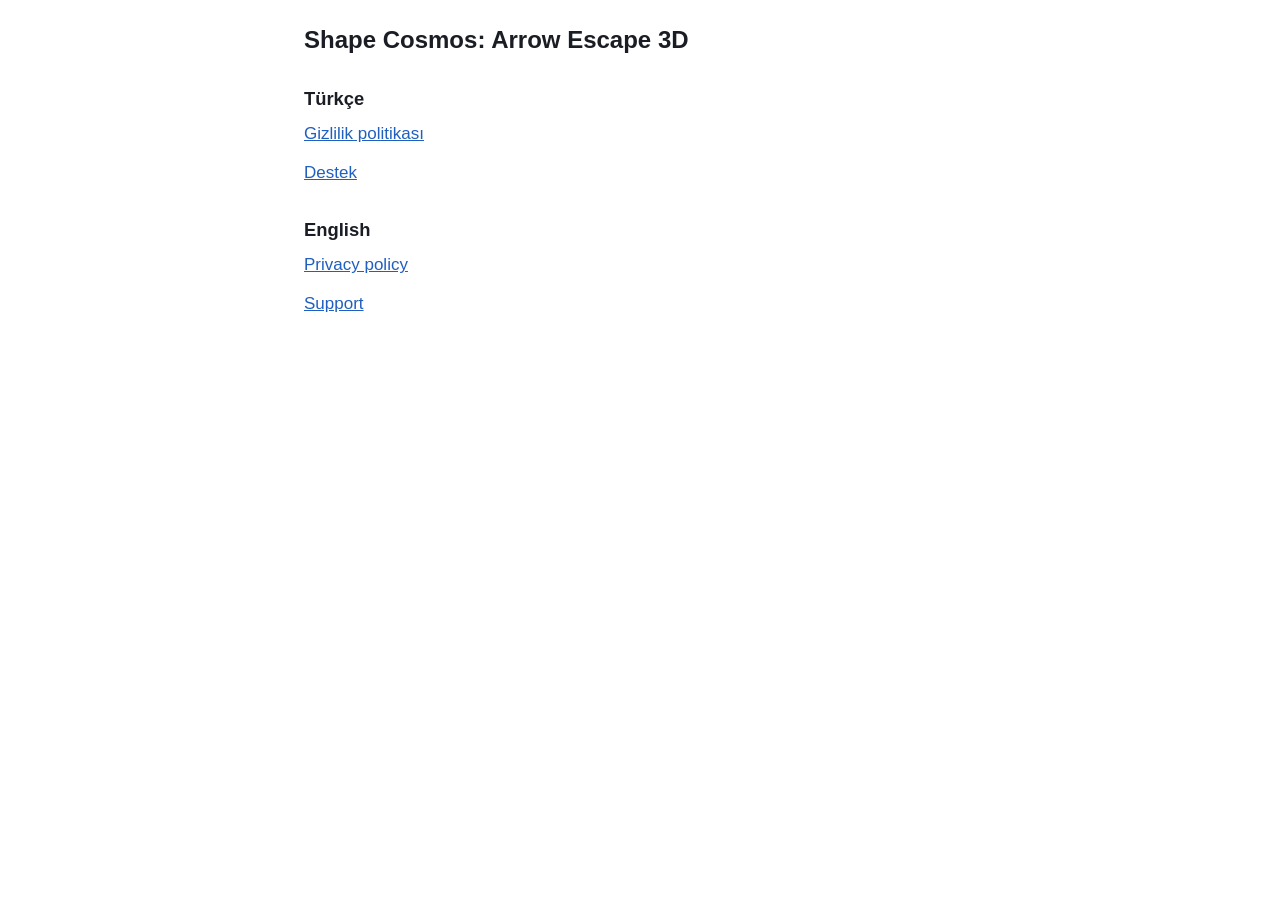
<file: index.html>
<!doctype html>
<html lang="tr">
<head>
<meta charset="utf-8">
<meta name="viewport" content="width=device-width, initial-scale=1">
<title>Shape Cosmos: Arrow Escape 3D</title>
<link rel="stylesheet" href="style.css">
</head>
<body>
<main>
<h1>Shape Cosmos: Arrow Escape 3D</h1>
<h2>Türkçe</h2>
<ul class="choices">
  <li><a href="gizlilik.html">Gizlilik politikası</a></li>
  <li><a href="destek.html">Destek</a></li>
</ul>
<h2 lang="en">English</h2>
<ul class="choices" lang="en">
  <li><a href="privacy.html">Privacy policy</a></li>
  <li><a href="support.html">Support</a></li>
</ul>
</main>
</body>
</html>
</file>
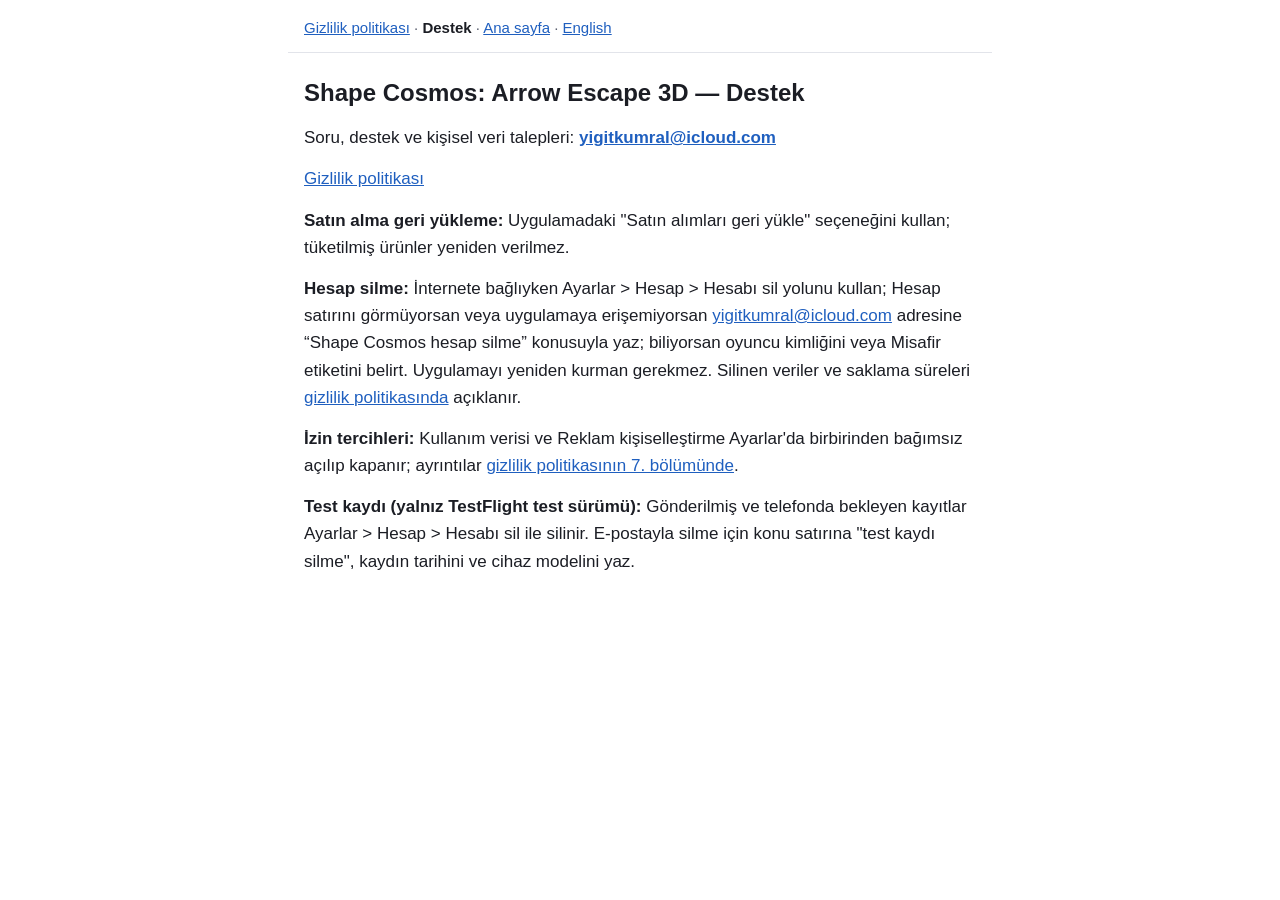
<file: destek.html>
<!doctype html>
<html lang="tr">
<head>
<meta charset="utf-8">
<meta name="viewport" content="width=device-width, initial-scale=1">
<title>Shape Cosmos: Arrow Escape 3D — Destek</title>
<link rel="stylesheet" href="style.css">
</head>
<body>
<header><nav><a href="gizlilik.html">Gizlilik politikası</a> · <a href="destek.html" aria-current="page">Destek</a> · <a href="index.html">Ana sayfa</a> · <a href="support.html">English</a></nav></header>
<main>
<h1>Shape Cosmos: Arrow Escape 3D — Destek</h1>
<p>Soru, destek ve kişisel veri talepleri: <strong><a href="mailto:yigitkumral@icloud.com" class="email">yigitkumral@icloud.com</a></strong></p>
<p><a href="https://yigitkumral.github.io/shapecosmos-legal/gizlilik.html">Gizlilik politikası</a></p>
<p><strong>Satın alma geri yükleme:</strong> Uygulamadaki "Satın alımları geri yükle" seçeneğini kullan; tüketilmiş ürünler yeniden verilmez.</p>
<p><strong>Hesap silme:</strong> İnternete bağlıyken Ayarlar &gt; Hesap &gt; Hesabı sil yolunu kullan; Hesap satırını görmüyorsan veya uygulamaya erişemiyorsan <a href="mailto:yigitkumral@icloud.com" class="email">yigitkumral@icloud.com</a> adresine “Shape Cosmos hesap silme” konusuyla yaz; biliyorsan oyuncu kimliğini veya Misafir etiketini belirt. Uygulamayı yeniden kurman gerekmez. Silinen veriler ve saklama süreleri <a href="https://yigitkumral.github.io/shapecosmos-legal/gizlilik.html#hesap-silme">gizlilik politikasında</a> açıklanır.</p>
<p><strong>İzin tercihleri:</strong> Kullanım verisi ve Reklam kişiselleştirme Ayarlar'da birbirinden bağımsız açılıp kapanır; ayrıntılar <a href="https://yigitkumral.github.io/shapecosmos-legal/gizlilik.html#tercihler">gizlilik politikasının 7. bölümünde</a>.</p>
<p><strong>Test kaydı (yalnız TestFlight test sürümü):</strong> Gönderilmiş ve telefonda bekleyen kayıtlar Ayarlar &gt; Hesap &gt; Hesabı sil ile silinir. E-postayla silme için konu satırına "test kaydı silme", kaydın tarihini ve cihaz modelini yaz.</p>
</main>
</body>
</html>
</file>
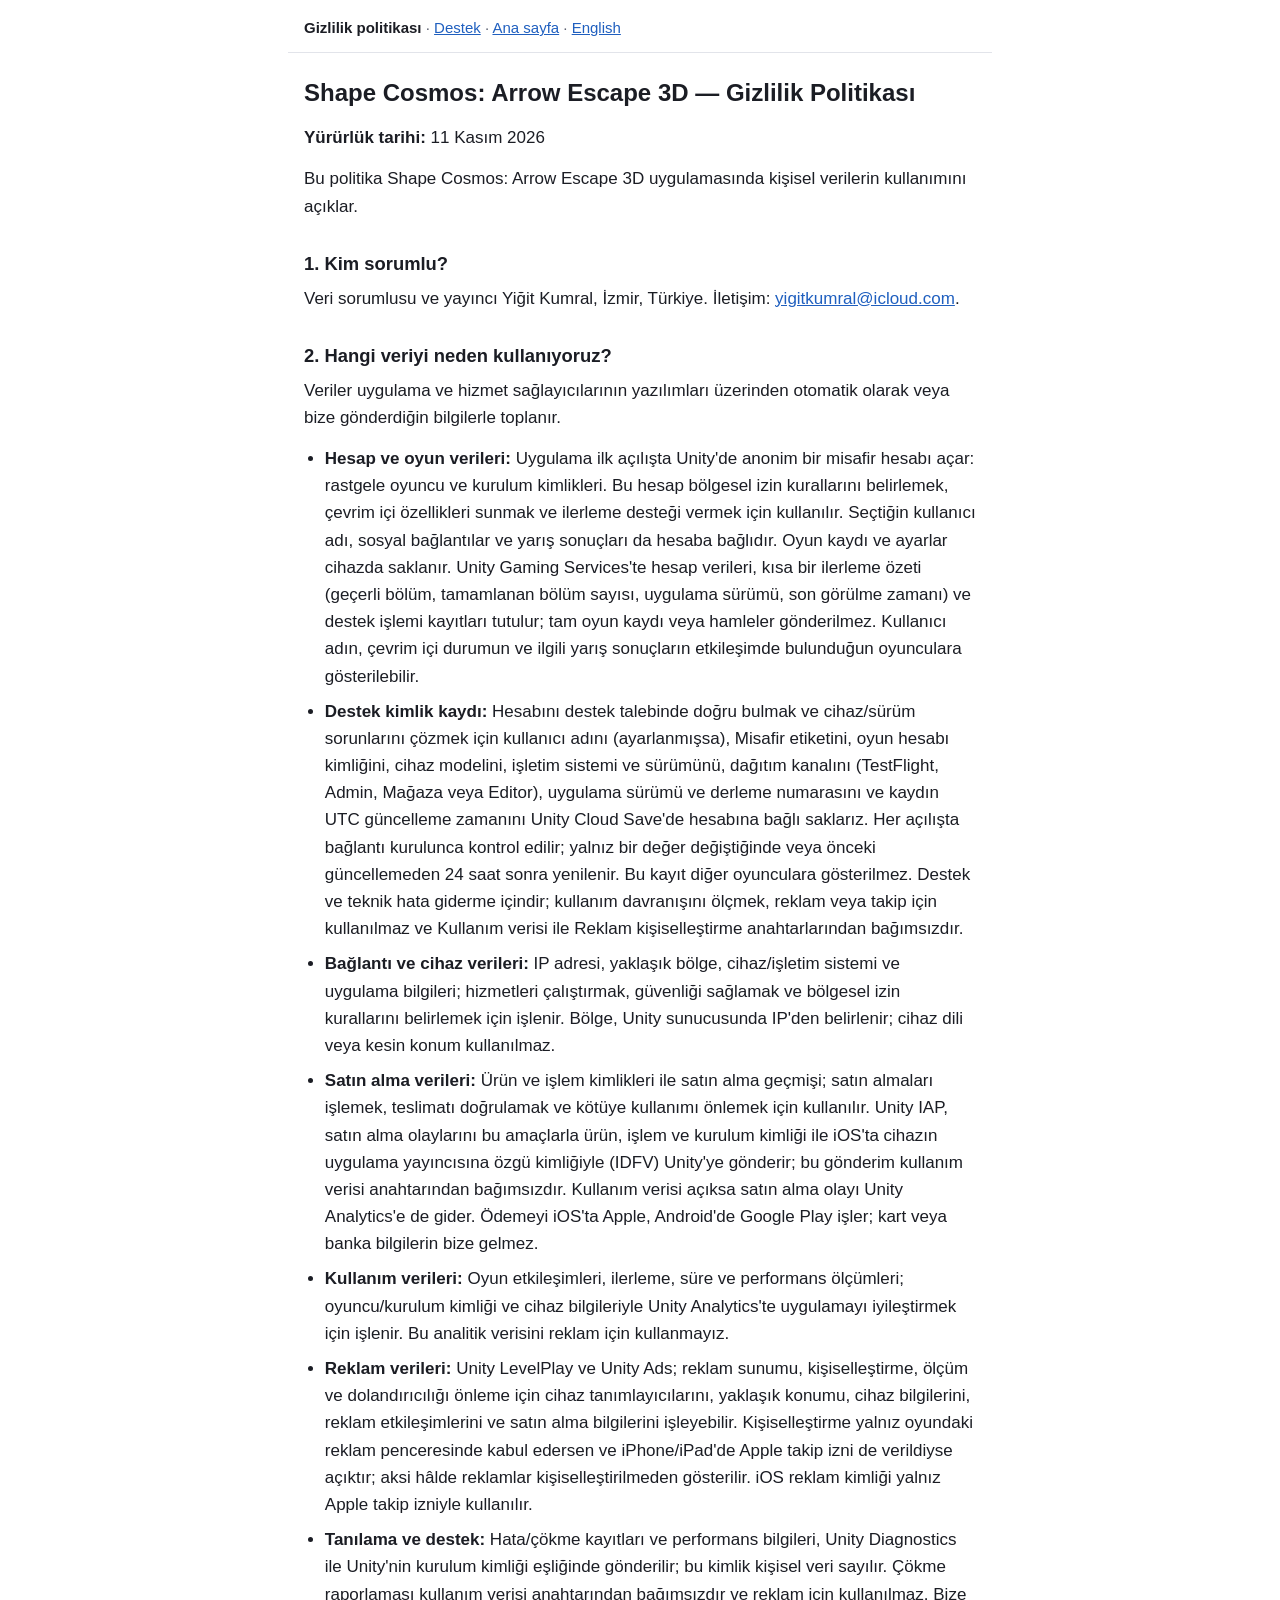
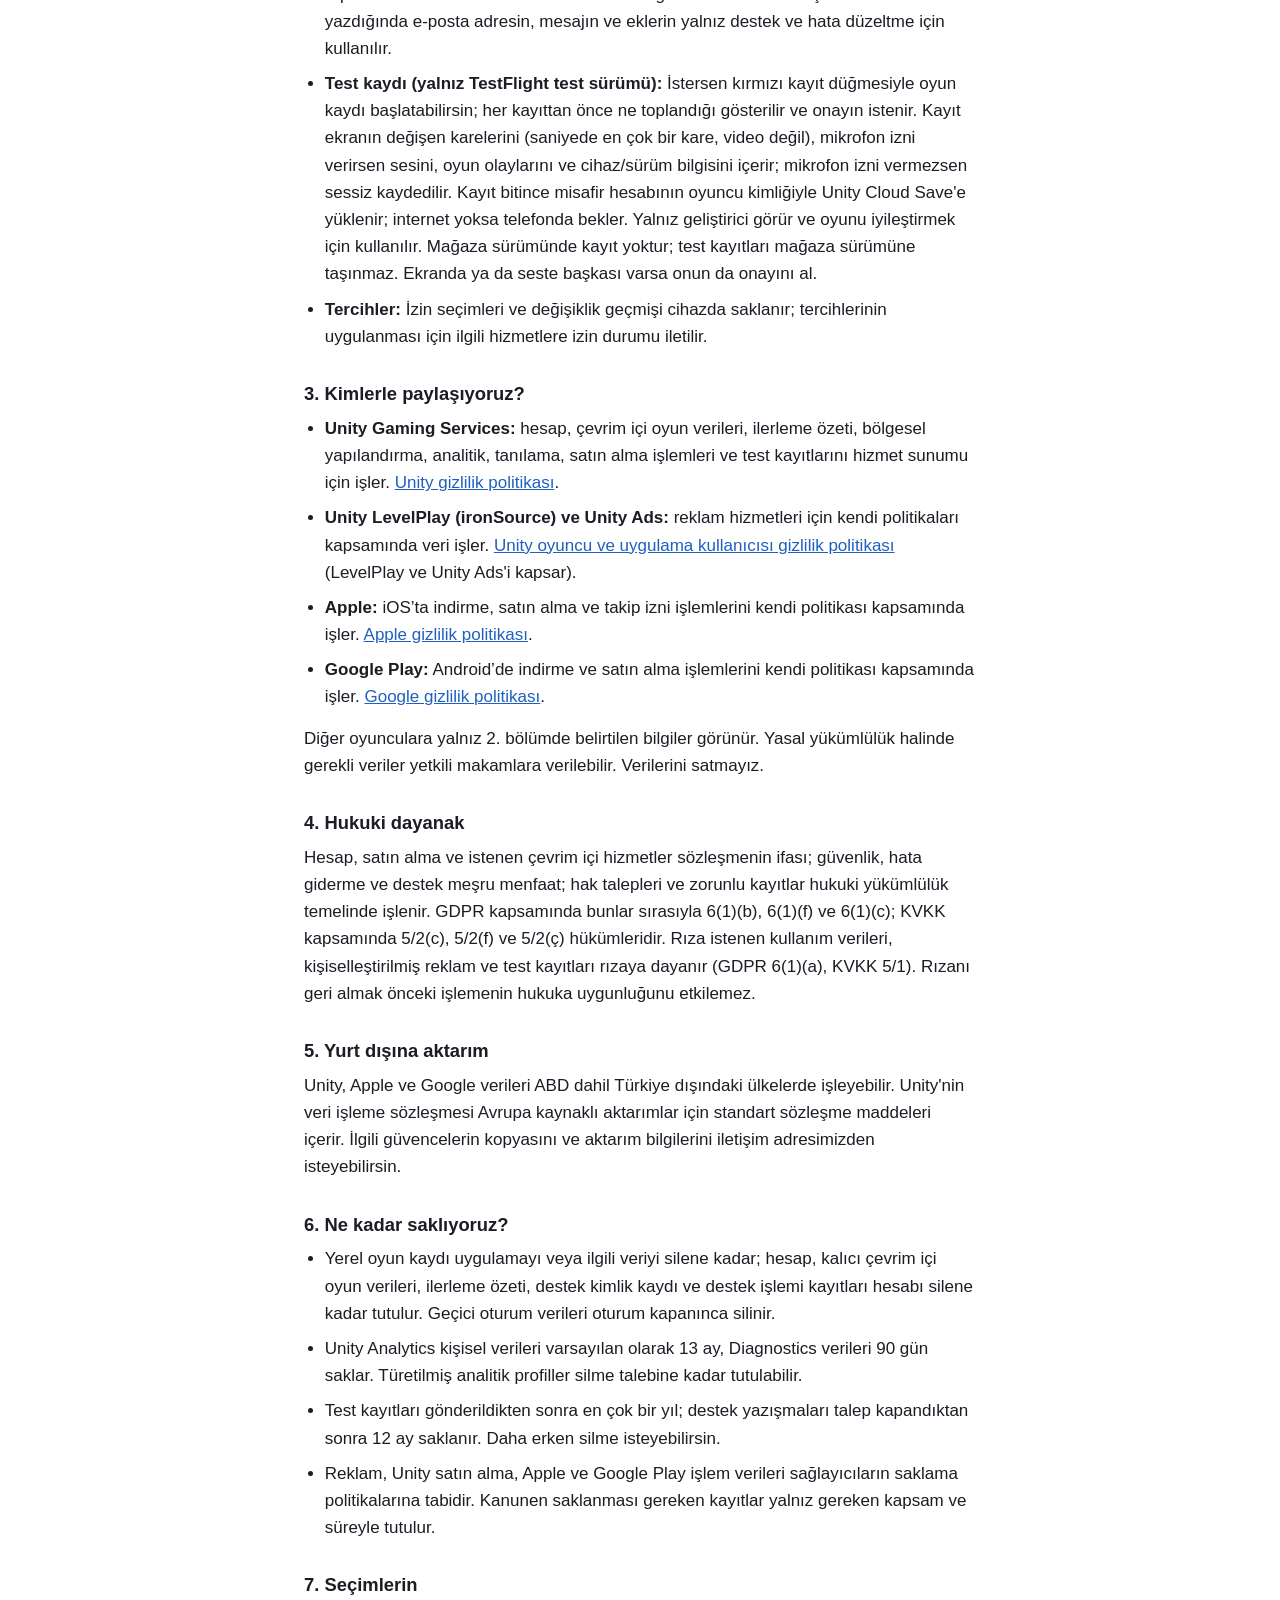
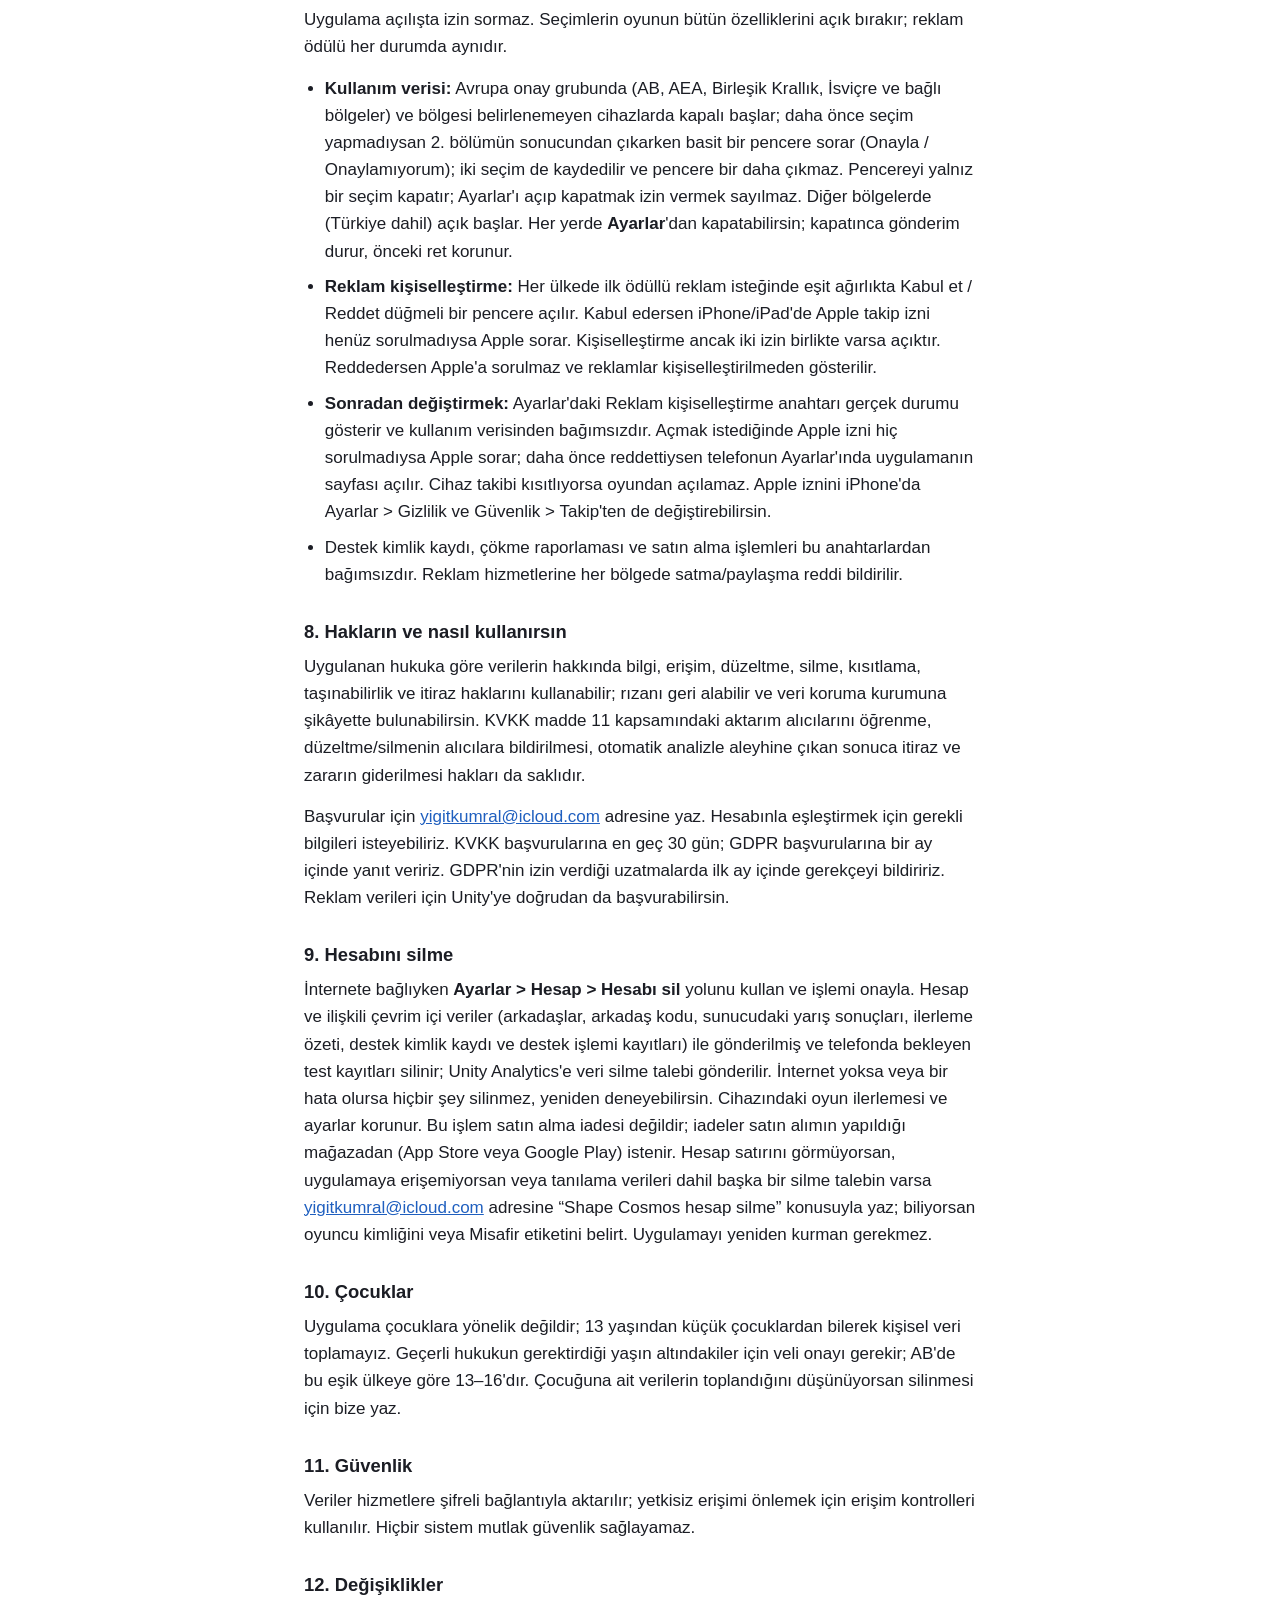
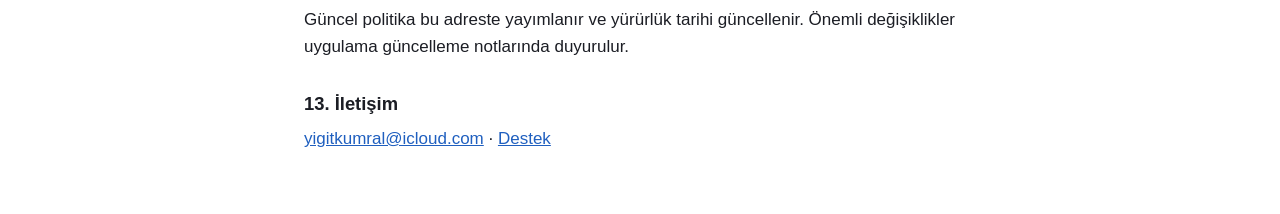
<file: gizlilik.html>
<!doctype html>
<html lang="tr">
<head>
<meta charset="utf-8">
<meta name="viewport" content="width=device-width, initial-scale=1">
<title>Shape Cosmos: Arrow Escape 3D — Gizlilik Politikası</title>
<link rel="stylesheet" href="style.css">
</head>
<body>
<header><nav><a href="gizlilik.html" aria-current="page">Gizlilik politikası</a> · <a href="destek.html">Destek</a> · <a href="index.html">Ana sayfa</a> · <a href="privacy.html">English</a></nav></header>
<main>
<h1>Shape Cosmos: Arrow Escape 3D — Gizlilik Politikası</h1>
<p><strong>Yürürlük tarihi:</strong> 11 Kasım 2026</p>
<p>Bu politika Shape Cosmos: Arrow Escape 3D uygulamasında kişisel verilerin kullanımını açıklar.</p>
<h2>1. Kim sorumlu?</h2>
<p>Veri sorumlusu ve yayıncı Yiğit Kumral, İzmir, Türkiye. İletişim: <a href="mailto:yigitkumral@icloud.com" class="email">yigitkumral@icloud.com</a>.</p>
<h2>2. Hangi veriyi neden kullanıyoruz?</h2>
<p>Veriler uygulama ve hizmet sağlayıcılarının yazılımları üzerinden otomatik olarak veya bize gönderdiğin bilgilerle toplanır.</p>
<ul>
<li><strong>Hesap ve oyun verileri:</strong> Uygulama ilk açılışta Unity'de anonim bir misafir hesabı açar: rastgele oyuncu ve kurulum kimlikleri. Bu hesap bölgesel izin kurallarını belirlemek, çevrim içi özellikleri sunmak ve ilerleme desteği vermek için kullanılır. Seçtiğin kullanıcı adı, sosyal bağlantılar ve yarış sonuçları da hesaba bağlıdır. Oyun kaydı ve ayarlar cihazda saklanır. Unity Gaming Services'te hesap verileri, kısa bir ilerleme özeti (geçerli bölüm, tamamlanan bölüm sayısı, uygulama sürümü, son görülme zamanı) ve destek işlemi kayıtları tutulur; tam oyun kaydı veya hamleler gönderilmez. Kullanıcı adın, çevrim içi durumun ve ilgili yarış sonuçların etkileşimde bulunduğun oyunculara gösterilebilir.</li>
<li><strong>Destek kimlik kaydı:</strong> Hesabını destek talebinde doğru bulmak ve cihaz/sürüm sorunlarını çözmek için kullanıcı adını (ayarlanmışsa), Misafir etiketini, oyun hesabı kimliğini, cihaz modelini, işletim sistemi ve sürümünü, dağıtım kanalını (TestFlight, Admin, Mağaza veya Editor), uygulama sürümü ve derleme numarasını ve kaydın UTC güncelleme zamanını Unity Cloud Save'de hesabına bağlı saklarız. Her açılışta bağlantı kurulunca kontrol edilir; yalnız bir değer değiştiğinde veya önceki güncellemeden 24 saat sonra yenilenir. Bu kayıt diğer oyunculara gösterilmez. Destek ve teknik hata giderme içindir; kullanım davranışını ölçmek, reklam veya takip için kullanılmaz ve Kullanım verisi ile Reklam kişiselleştirme anahtarlarından bağımsızdır.</li>
<li><strong>Bağlantı ve cihaz verileri:</strong> IP adresi, yaklaşık bölge, cihaz/işletim sistemi ve uygulama bilgileri; hizmetleri çalıştırmak, güvenliği sağlamak ve bölgesel izin kurallarını belirlemek için işlenir. Bölge, Unity sunucusunda IP'den belirlenir; cihaz dili veya kesin konum kullanılmaz.</li>
<li><strong>Satın alma verileri:</strong> Ürün ve işlem kimlikleri ile satın alma geçmişi; satın almaları işlemek, teslimatı doğrulamak ve kötüye kullanımı önlemek için kullanılır. Unity IAP, satın alma olaylarını bu amaçlarla ürün, işlem ve kurulum kimliği ile iOS'ta cihazın uygulama yayıncısına özgü kimliğiyle (IDFV) Unity'ye gönderir; bu gönderim kullanım verisi anahtarından bağımsızdır. Kullanım verisi açıksa satın alma olayı Unity Analytics'e de gider. Ödemeyi iOS'ta Apple, Android'de Google Play işler; kart veya banka bilgilerin bize gelmez.</li>
<li><strong>Kullanım verileri:</strong> Oyun etkileşimleri, ilerleme, süre ve performans ölçümleri; oyuncu/kurulum kimliği ve cihaz bilgileriyle Unity Analytics'te uygulamayı iyileştirmek için işlenir. Bu analitik verisini reklam için kullanmayız.</li>
<li><strong>Reklam verileri:</strong> Unity LevelPlay ve Unity Ads; reklam sunumu, kişiselleştirme, ölçüm ve dolandırıcılığı önleme için cihaz tanımlayıcılarını, yaklaşık konumu, cihaz bilgilerini, reklam etkileşimlerini ve satın alma bilgilerini işleyebilir. Kişiselleştirme yalnız oyundaki reklam penceresinde kabul edersen ve iPhone/iPad'de Apple takip izni de verildiyse açıktır; aksi hâlde reklamlar kişiselleştirilmeden gösterilir. iOS reklam kimliği yalnız Apple takip izniyle kullanılır.</li>
<li><strong>Tanılama ve destek:</strong> Hata/çökme kayıtları ve performans bilgileri, Unity Diagnostics ile Unity'nin kurulum kimliği eşliğinde gönderilir; bu kimlik kişisel veri sayılır. Çökme raporlaması kullanım verisi anahtarından bağımsızdır ve reklam için kullanılmaz. Bize yazdığında e-posta adresin, mesajın ve eklerin yalnız destek ve hata düzeltme için kullanılır.</li>
<li><strong>Test kaydı (yalnız TestFlight test sürümü):</strong> İstersen kırmızı kayıt düğmesiyle oyun kaydı başlatabilirsin; her kayıttan önce ne toplandığı gösterilir ve onayın istenir. Kayıt ekranın değişen karelerini (saniyede en çok bir kare, video değil), mikrofon izni verirsen sesini, oyun olaylarını ve cihaz/sürüm bilgisini içerir; mikrofon izni vermezsen sessiz kaydedilir. Kayıt bitince misafir hesabının oyuncu kimliğiyle Unity Cloud Save'e yüklenir; internet yoksa telefonda bekler. Yalnız geliştirici görür ve oyunu iyileştirmek için kullanılır. Mağaza sürümünde kayıt yoktur; test kayıtları mağaza sürümüne taşınmaz. Ekranda ya da seste başkası varsa onun da onayını al.</li>
<li><strong>Tercihler:</strong> İzin seçimleri ve değişiklik geçmişi cihazda saklanır; tercihlerinin uygulanması için ilgili hizmetlere izin durumu iletilir.</li>
</ul>
<h2>3. Kimlerle paylaşıyoruz?</h2>
<ul>
<li><strong>Unity Gaming Services:</strong> hesap, çevrim içi oyun verileri, ilerleme özeti, bölgesel yapılandırma, analitik, tanılama, satın alma işlemleri ve test kayıtlarını hizmet sunumu için işler. <a href="https://unity.com/legal/privacy-policy">Unity gizlilik politikası</a>.</li>
<li><strong>Unity LevelPlay (ironSource) ve Unity Ads:</strong> reklam hizmetleri için kendi politikaları kapsamında veri işler. <a href="https://unity.com/legal/game-player-and-app-user-privacy-policy">Unity oyuncu ve uygulama kullanıcısı gizlilik politikası</a> (LevelPlay ve Unity Ads'i kapsar).</li>
<li><strong>Apple:</strong> iOS’ta indirme, satın alma ve takip izni işlemlerini kendi politikası kapsamında işler. <a href="https://www.apple.com/legal/privacy/">Apple gizlilik politikası</a>.</li>
<li><strong>Google Play:</strong> Android’de indirme ve satın alma işlemlerini kendi politikası kapsamında işler. <a href="https://policies.google.com/privacy">Google gizlilik politikası</a>.</li>
</ul>
<p>Diğer oyunculara yalnız 2. bölümde belirtilen bilgiler görünür. Yasal yükümlülük halinde gerekli veriler yetkili makamlara verilebilir. Verilerini satmayız.</p>
<h2>4. Hukuki dayanak</h2>
<p>Hesap, satın alma ve istenen çevrim içi hizmetler sözleşmenin ifası; güvenlik, hata giderme ve destek meşru menfaat; hak talepleri ve zorunlu kayıtlar hukuki yükümlülük temelinde işlenir. GDPR kapsamında bunlar sırasıyla 6(1)(b), 6(1)(f) ve 6(1)(c); KVKK kapsamında 5/2(c), 5/2(f) ve 5/2(ç) hükümleridir. Rıza istenen kullanım verileri, kişiselleştirilmiş reklam ve test kayıtları rızaya dayanır (GDPR 6(1)(a), KVKK 5/1). Rızanı geri almak önceki işlemenin hukuka uygunluğunu etkilemez.</p>
<h2>5. Yurt dışına aktarım</h2>
<p>Unity, Apple ve Google verileri ABD dahil Türkiye dışındaki ülkelerde işleyebilir. Unity'nin veri işleme sözleşmesi Avrupa kaynaklı aktarımlar için standart sözleşme maddeleri içerir. İlgili güvencelerin kopyasını ve aktarım bilgilerini iletişim adresimizden isteyebilirsin.</p>
<h2>6. Ne kadar saklıyoruz?</h2>
<ul>
<li>Yerel oyun kaydı uygulamayı veya ilgili veriyi silene kadar; hesap, kalıcı çevrim içi oyun verileri, ilerleme özeti, destek kimlik kaydı ve destek işlemi kayıtları hesabı silene kadar tutulur. Geçici oturum verileri oturum kapanınca silinir.</li>
<li>Unity Analytics kişisel verileri varsayılan olarak 13 ay, Diagnostics verileri 90 gün saklar. Türetilmiş analitik profiller silme talebine kadar tutulabilir.</li>
<li>Test kayıtları gönderildikten sonra en çok bir yıl; destek yazışmaları talep kapandıktan sonra 12 ay saklanır. Daha erken silme isteyebilirsin.</li>
<li>Reklam, Unity satın alma, Apple ve Google Play işlem verileri sağlayıcıların saklama politikalarına tabidir. Kanunen saklanması gereken kayıtlar yalnız gereken kapsam ve süreyle tutulur.</li>
</ul>
<h2 id="tercihler">7. Seçimlerin</h2>
<p>Uygulama açılışta izin sormaz. Seçimlerin oyunun bütün özelliklerini açık bırakır; reklam ödülü her durumda aynıdır.</p>
<ul>
<li><strong>Kullanım verisi:</strong> Avrupa onay grubunda (AB, AEA, Birleşik Krallık, İsviçre ve bağlı bölgeler) ve bölgesi belirlenemeyen cihazlarda kapalı başlar; daha önce seçim yapmadıysan 2. bölümün sonucundan çıkarken basit bir pencere sorar (Onayla / Onaylamıyorum); iki seçim de kaydedilir ve pencere bir daha çıkmaz. Pencereyi yalnız bir seçim kapatır; Ayarlar'ı açıp kapatmak izin vermek sayılmaz. Diğer bölgelerde (Türkiye dahil) açık başlar. Her yerde <strong>Ayarlar</strong>'dan kapatabilirsin; kapatınca gönderim durur, önceki ret korunur.</li>
<li><strong>Reklam kişiselleştirme:</strong> Her ülkede ilk ödüllü reklam isteğinde eşit ağırlıkta Kabul et / Reddet düğmeli bir pencere açılır. Kabul edersen iPhone/iPad'de Apple takip izni henüz sorulmadıysa Apple sorar. Kişiselleştirme ancak iki izin birlikte varsa açıktır. Reddedersen Apple'a sorulmaz ve reklamlar kişiselleştirilmeden gösterilir.</li>
<li><strong>Sonradan değiştirmek:</strong> Ayarlar'daki Reklam kişiselleştirme anahtarı gerçek durumu gösterir ve kullanım verisinden bağımsızdır. Açmak istediğinde Apple izni hiç sorulmadıysa Apple sorar; daha önce reddettiysen telefonun Ayarlar'ında uygulamanın sayfası açılır. Cihaz takibi kısıtlıyorsa oyundan açılamaz. Apple iznini iPhone'da Ayarlar &gt; Gizlilik ve Güvenlik &gt; Takip'ten de değiştirebilirsin.</li>
<li>Destek kimlik kaydı, çökme raporlaması ve satın alma işlemleri bu anahtarlardan bağımsızdır. Reklam hizmetlerine her bölgede satma/paylaşma reddi bildirilir.</li>
</ul>
<h2>8. Hakların ve nasıl kullanırsın</h2>
<p>Uygulanan hukuka göre verilerin hakkında bilgi, erişim, düzeltme, silme, kısıtlama, taşınabilirlik ve itiraz haklarını kullanabilir; rızanı geri alabilir ve veri koruma kurumuna şikâyette bulunabilirsin. KVKK madde 11 kapsamındaki aktarım alıcılarını öğrenme, düzeltme/silmenin alıcılara bildirilmesi, otomatik analizle aleyhine çıkan sonuca itiraz ve zararın giderilmesi hakları da saklıdır.</p>
<p>Başvurular için <a href="mailto:yigitkumral@icloud.com" class="email">yigitkumral@icloud.com</a> adresine yaz. Hesabınla eşleştirmek için gerekli bilgileri isteyebiliriz. KVKK başvurularına en geç 30 gün; GDPR başvurularına bir ay içinde yanıt veririz. GDPR'nin izin verdiği uzatmalarda ilk ay içinde gerekçeyi bildiririz. Reklam verileri için Unity'ye doğrudan da başvurabilirsin.</p>
<h2 id="hesap-silme">9. Hesabını silme</h2>
<p>İnternete bağlıyken <strong>Ayarlar &gt; Hesap &gt; Hesabı sil</strong> yolunu kullan ve işlemi onayla. Hesap ve ilişkili çevrim içi veriler (arkadaşlar, arkadaş kodu, sunucudaki yarış sonuçları, ilerleme özeti, destek kimlik kaydı ve destek işlemi kayıtları) ile gönderilmiş ve telefonda bekleyen test kayıtları silinir; Unity Analytics'e veri silme talebi gönderilir. İnternet yoksa veya bir hata olursa hiçbir şey silinmez, yeniden deneyebilirsin. Cihazındaki oyun ilerlemesi ve ayarlar korunur. Bu işlem satın alma iadesi değildir; iadeler satın alımın yapıldığı mağazadan (App Store veya Google Play) istenir. Hesap satırını görmüyorsan, uygulamaya erişemiyorsan veya tanılama verileri dahil başka bir silme talebin varsa <a href="mailto:yigitkumral@icloud.com" class="email">yigitkumral@icloud.com</a> adresine “Shape Cosmos hesap silme” konusuyla yaz; biliyorsan oyuncu kimliğini veya Misafir etiketini belirt. Uygulamayı yeniden kurman gerekmez.</p>
<h2>10. Çocuklar</h2>
<p>Uygulama çocuklara yönelik değildir; 13 yaşından küçük çocuklardan bilerek kişisel veri toplamayız. Geçerli hukukun gerektirdiği yaşın altındakiler için veli onayı gerekir; AB'de bu eşik ülkeye göre 13–16'dır. Çocuğuna ait verilerin toplandığını düşünüyorsan silinmesi için bize yaz.</p>
<h2>11. Güvenlik</h2>
<p>Veriler hizmetlere şifreli bağlantıyla aktarılır; yetkisiz erişimi önlemek için erişim kontrolleri kullanılır. Hiçbir sistem mutlak güvenlik sağlayamaz.</p>
<h2>12. Değişiklikler</h2>
<p>Güncel politika bu adreste yayımlanır ve yürürlük tarihi güncellenir. Önemli değişiklikler uygulama güncelleme notlarında duyurulur.</p>
<h2>13. İletişim</h2>
<p><a href="mailto:yigitkumral@icloud.com" class="email">yigitkumral@icloud.com</a> · <a href="https://yigitkumral.github.io/shapecosmos-legal/destek.html">Destek</a></p>
</main>
</body>
</html>
</file>
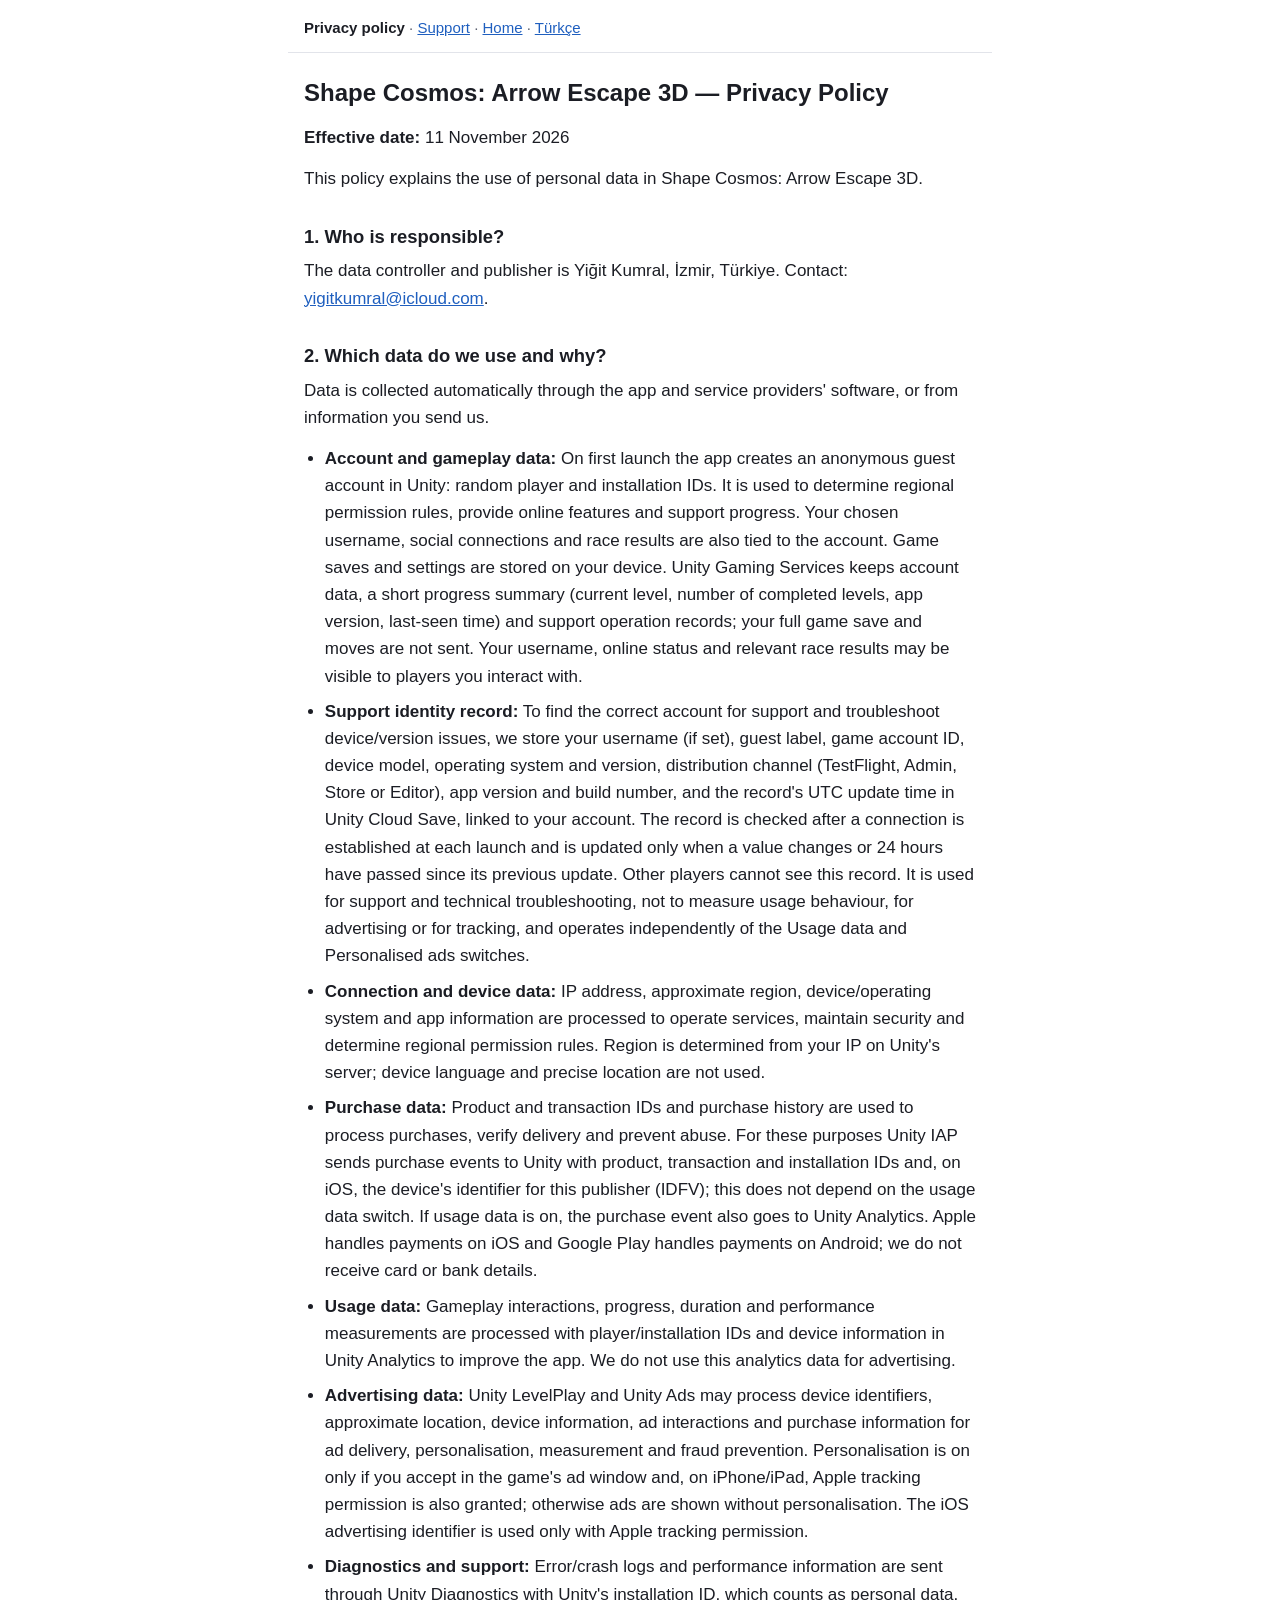
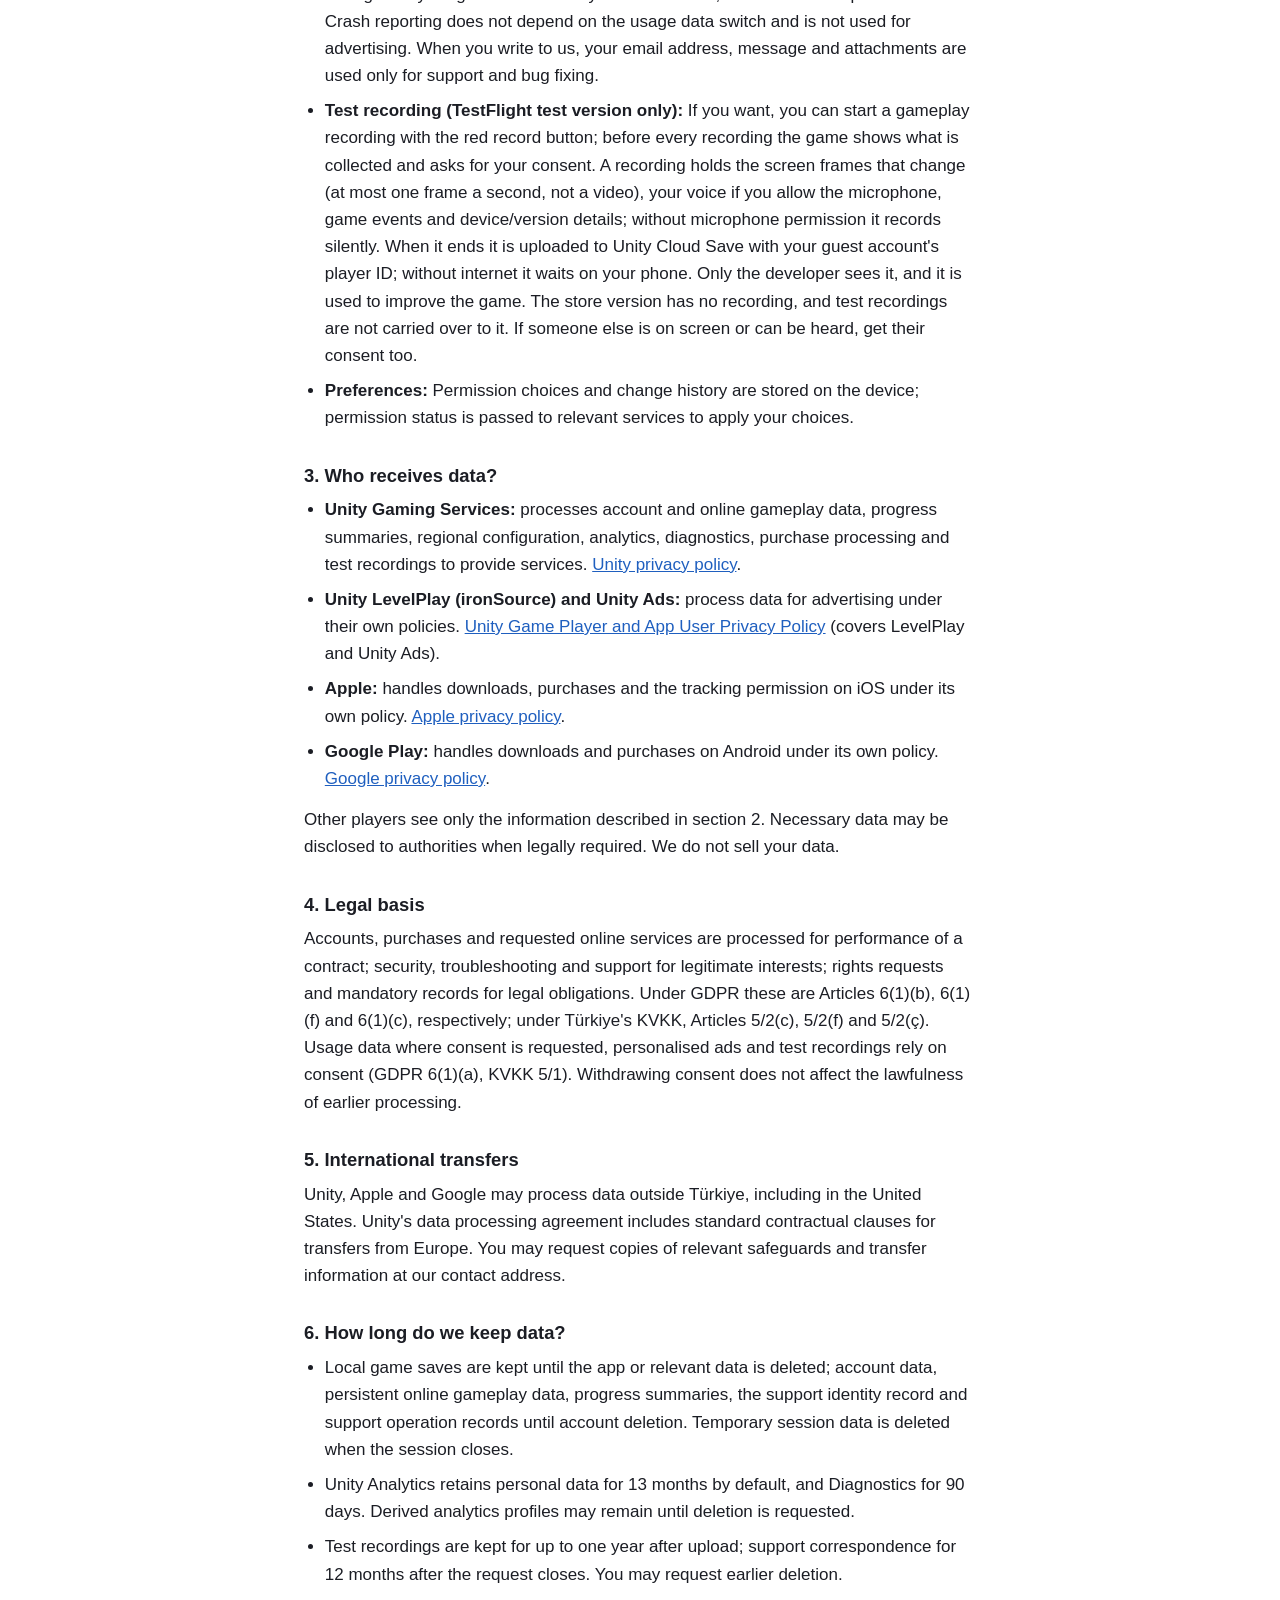
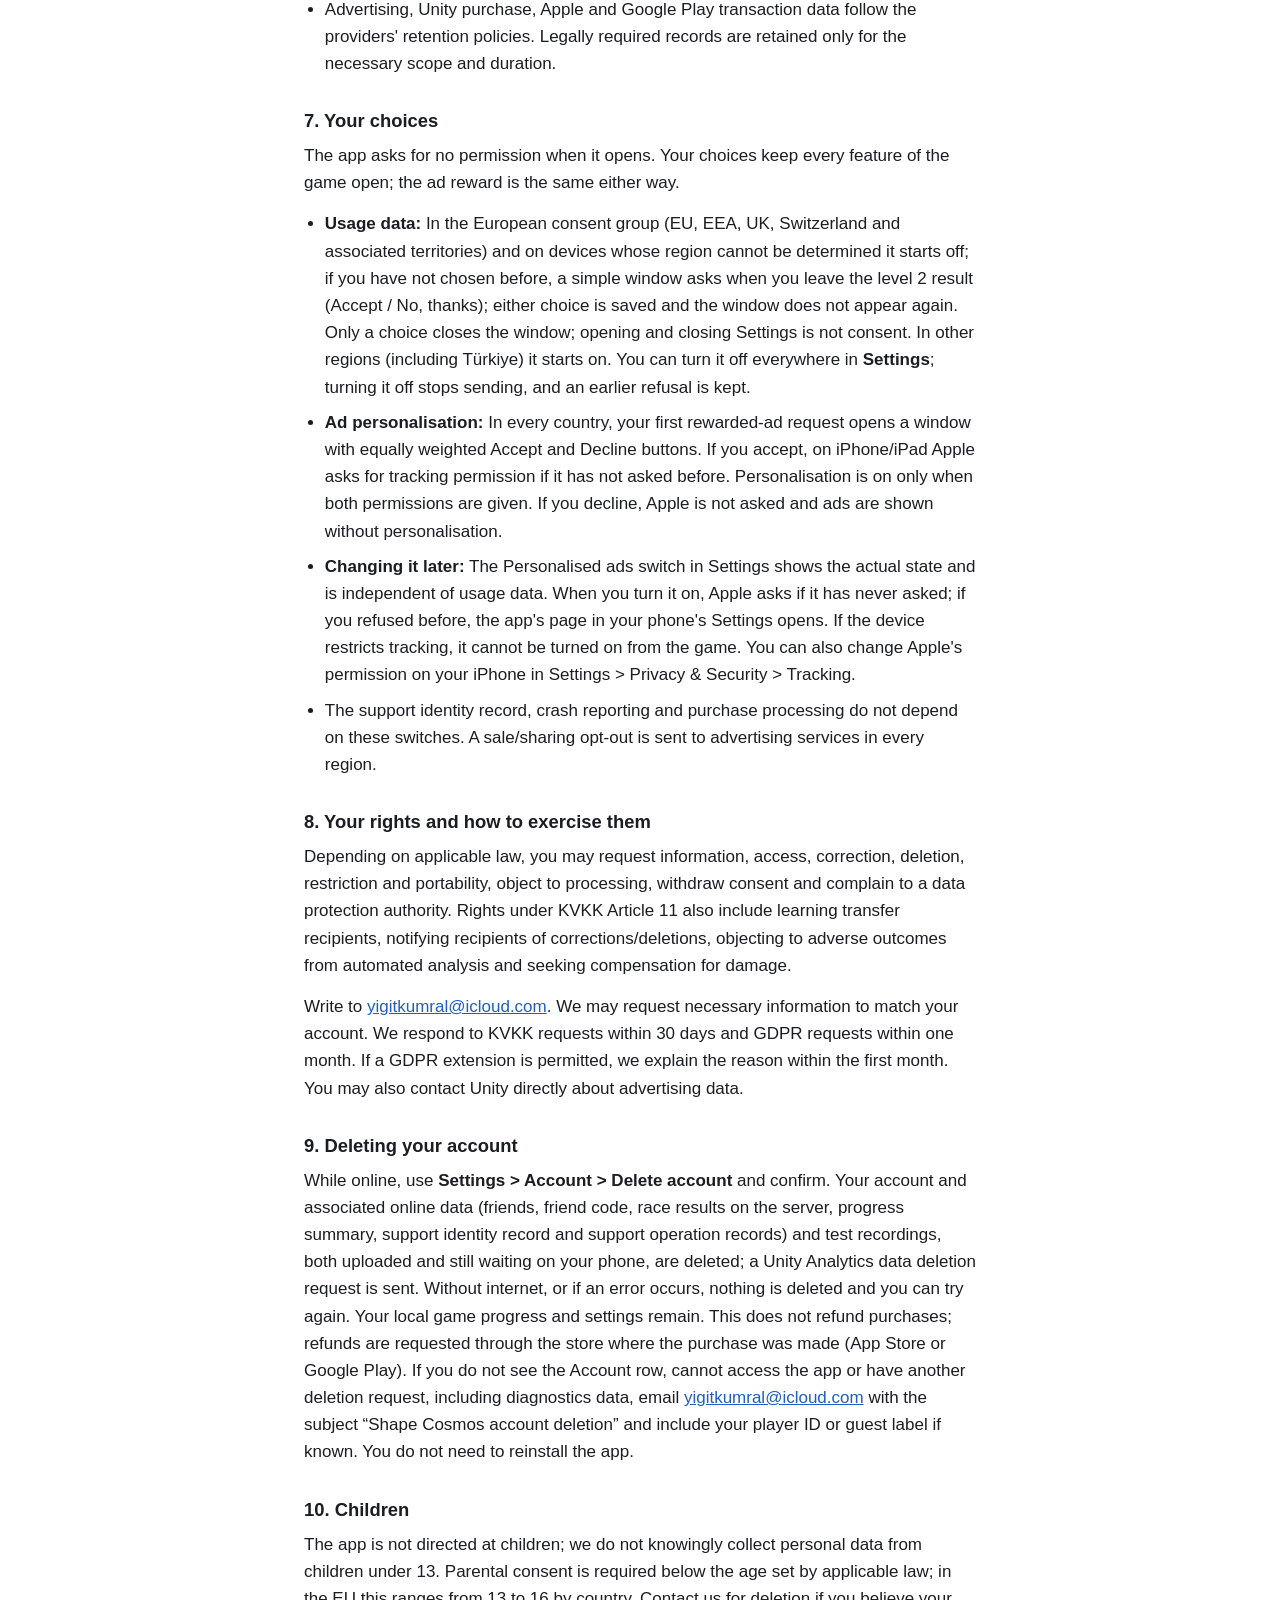
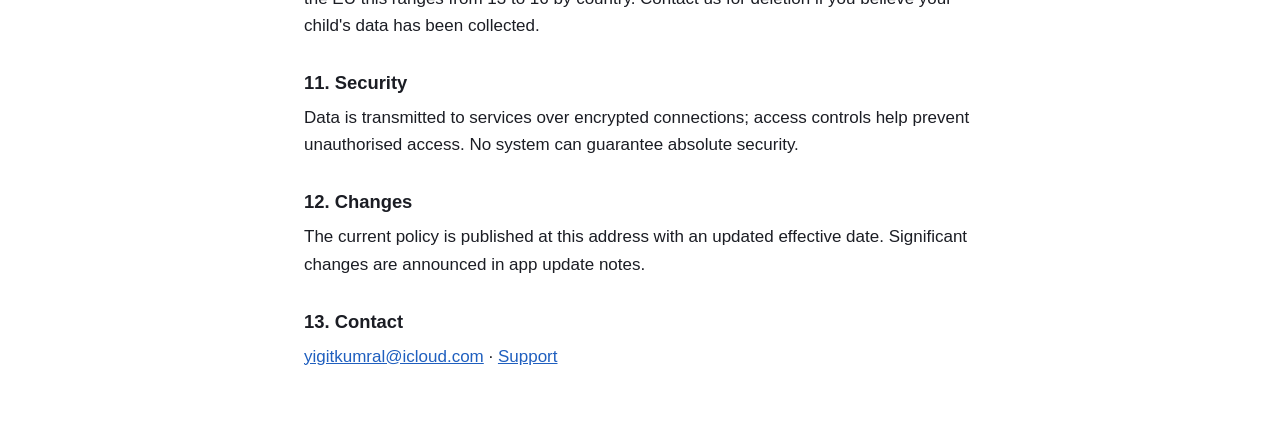
<file: privacy.html>
<!doctype html>
<html lang="en">
<head>
<meta charset="utf-8">
<meta name="viewport" content="width=device-width, initial-scale=1">
<title>Shape Cosmos: Arrow Escape 3D — Privacy Policy</title>
<link rel="stylesheet" href="style.css">
</head>
<body>
<header><nav><a href="privacy.html" aria-current="page">Privacy policy</a> · <a href="support.html">Support</a> · <a href="index.html">Home</a> · <a href="gizlilik.html">Türkçe</a></nav></header>
<main>
<h1>Shape Cosmos: Arrow Escape 3D — Privacy Policy</h1>
<p><strong>Effective date:</strong> 11 November 2026</p>
<p>This policy explains the use of personal data in Shape Cosmos: Arrow Escape 3D.</p>
<h2>1. Who is responsible?</h2>
<p>The data controller and publisher is Yiğit Kumral, İzmir, Türkiye. Contact: <a href="mailto:yigitkumral@icloud.com" class="email">yigitkumral@icloud.com</a>.</p>
<h2>2. Which data do we use and why?</h2>
<p>Data is collected automatically through the app and service providers' software, or from information you send us.</p>
<ul>
<li><strong>Account and gameplay data:</strong> On first launch the app creates an anonymous guest account in Unity: random player and installation IDs. It is used to determine regional permission rules, provide online features and support progress. Your chosen username, social connections and race results are also tied to the account. Game saves and settings are stored on your device. Unity Gaming Services keeps account data, a short progress summary (current level, number of completed levels, app version, last-seen time) and support operation records; your full game save and moves are not sent. Your username, online status and relevant race results may be visible to players you interact with.</li>
<li><strong>Support identity record:</strong> To find the correct account for support and troubleshoot device/version issues, we store your username (if set), guest label, game account ID, device model, operating system and version, distribution channel (TestFlight, Admin, Store or Editor), app version and build number, and the record's UTC update time in Unity Cloud Save, linked to your account. The record is checked after a connection is established at each launch and is updated only when a value changes or 24 hours have passed since its previous update. Other players cannot see this record. It is used for support and technical troubleshooting, not to measure usage behaviour, for advertising or for tracking, and operates independently of the Usage data and Personalised ads switches.</li>
<li><strong>Connection and device data:</strong> IP address, approximate region, device/operating system and app information are processed to operate services, maintain security and determine regional permission rules. Region is determined from your IP on Unity's server; device language and precise location are not used.</li>
<li><strong>Purchase data:</strong> Product and transaction IDs and purchase history are used to process purchases, verify delivery and prevent abuse. For these purposes Unity IAP sends purchase events to Unity with product, transaction and installation IDs and, on iOS, the device's identifier for this publisher (IDFV); this does not depend on the usage data switch. If usage data is on, the purchase event also goes to Unity Analytics. Apple handles payments on iOS and Google Play handles payments on Android; we do not receive card or bank details.</li>
<li><strong>Usage data:</strong> Gameplay interactions, progress, duration and performance measurements are processed with player/installation IDs and device information in Unity Analytics to improve the app. We do not use this analytics data for advertising.</li>
<li><strong>Advertising data:</strong> Unity LevelPlay and Unity Ads may process device identifiers, approximate location, device information, ad interactions and purchase information for ad delivery, personalisation, measurement and fraud prevention. Personalisation is on only if you accept in the game's ad window and, on iPhone/iPad, Apple tracking permission is also granted; otherwise ads are shown without personalisation. The iOS advertising identifier is used only with Apple tracking permission.</li>
<li><strong>Diagnostics and support:</strong> Error/crash logs and performance information are sent through Unity Diagnostics with Unity's installation ID, which counts as personal data. Crash reporting does not depend on the usage data switch and is not used for advertising. When you write to us, your email address, message and attachments are used only for support and bug fixing.</li>
<li><strong>Test recording (TestFlight test version only):</strong> If you want, you can start a gameplay recording with the red record button; before every recording the game shows what is collected and asks for your consent. A recording holds the screen frames that change (at most one frame a second, not a video), your voice if you allow the microphone, game events and device/version details; without microphone permission it records silently. When it ends it is uploaded to Unity Cloud Save with your guest account's player ID; without internet it waits on your phone. Only the developer sees it, and it is used to improve the game. The store version has no recording, and test recordings are not carried over to it. If someone else is on screen or can be heard, get their consent too.</li>
<li><strong>Preferences:</strong> Permission choices and change history are stored on the device; permission status is passed to relevant services to apply your choices.</li>
</ul>
<h2>3. Who receives data?</h2>
<ul>
<li><strong>Unity Gaming Services:</strong> processes account and online gameplay data, progress summaries, regional configuration, analytics, diagnostics, purchase processing and test recordings to provide services. <a href="https://unity.com/legal/privacy-policy">Unity privacy policy</a>.</li>
<li><strong>Unity LevelPlay (ironSource) and Unity Ads:</strong> process data for advertising under their own policies. <a href="https://unity.com/legal/game-player-and-app-user-privacy-policy">Unity Game Player and App User Privacy Policy</a> (covers LevelPlay and Unity Ads).</li>
<li><strong>Apple:</strong> handles downloads, purchases and the tracking permission on iOS under its own policy. <a href="https://www.apple.com/legal/privacy/">Apple privacy policy</a>.</li>
<li><strong>Google Play:</strong> handles downloads and purchases on Android under its own policy. <a href="https://policies.google.com/privacy">Google privacy policy</a>.</li>
</ul>
<p>Other players see only the information described in section 2. Necessary data may be disclosed to authorities when legally required. We do not sell your data.</p>
<h2>4. Legal basis</h2>
<p>Accounts, purchases and requested online services are processed for performance of a contract; security, troubleshooting and support for legitimate interests; rights requests and mandatory records for legal obligations. Under GDPR these are Articles 6(1)(b), 6(1)(f) and 6(1)(c), respectively; under Türkiye's KVKK, Articles 5/2(c), 5/2(f) and 5/2(ç). Usage data where consent is requested, personalised ads and test recordings rely on consent (GDPR 6(1)(a), KVKK 5/1). Withdrawing consent does not affect the lawfulness of earlier processing.</p>
<h2>5. International transfers</h2>
<p>Unity, Apple and Google may process data outside Türkiye, including in the United States. Unity's data processing agreement includes standard contractual clauses for transfers from Europe. You may request copies of relevant safeguards and transfer information at our contact address.</p>
<h2>6. How long do we keep data?</h2>
<ul>
<li>Local game saves are kept until the app or relevant data is deleted; account data, persistent online gameplay data, progress summaries, the support identity record and support operation records until account deletion. Temporary session data is deleted when the session closes.</li>
<li>Unity Analytics retains personal data for 13 months by default, and Diagnostics for 90 days. Derived analytics profiles may remain until deletion is requested.</li>
<li>Test recordings are kept for up to one year after upload; support correspondence for 12 months after the request closes. You may request earlier deletion.</li>
<li>Advertising, Unity purchase, Apple and Google Play transaction data follow the providers' retention policies. Legally required records are retained only for the necessary scope and duration.</li>
</ul>
<h2 id="choices">7. Your choices</h2>
<p>The app asks for no permission when it opens. Your choices keep every feature of the game open; the ad reward is the same either way.</p>
<ul>
<li><strong>Usage data:</strong> In the European consent group (EU, EEA, UK, Switzerland and associated territories) and on devices whose region cannot be determined it starts off; if you have not chosen before, a simple window asks when you leave the level 2 result (Accept / No, thanks); either choice is saved and the window does not appear again. Only a choice closes the window; opening and closing Settings is not consent. In other regions (including Türkiye) it starts on. You can turn it off everywhere in <strong>Settings</strong>; turning it off stops sending, and an earlier refusal is kept.</li>
<li><strong>Ad personalisation:</strong> In every country, your first rewarded-ad request opens a window with equally weighted Accept and Decline buttons. If you accept, on iPhone/iPad Apple asks for tracking permission if it has not asked before. Personalisation is on only when both permissions are given. If you decline, Apple is not asked and ads are shown without personalisation.</li>
<li><strong>Changing it later:</strong> The Personalised ads switch in Settings shows the actual state and is independent of usage data. When you turn it on, Apple asks if it has never asked; if you refused before, the app's page in your phone's Settings opens. If the device restricts tracking, it cannot be turned on from the game. You can also change Apple's permission on your iPhone in Settings &gt; Privacy &amp; Security &gt; Tracking.</li>
<li>The support identity record, crash reporting and purchase processing do not depend on these switches. A sale/sharing opt-out is sent to advertising services in every region.</li>
</ul>
<h2>8. Your rights and how to exercise them</h2>
<p>Depending on applicable law, you may request information, access, correction, deletion, restriction and portability, object to processing, withdraw consent and complain to a data protection authority. Rights under KVKK Article 11 also include learning transfer recipients, notifying recipients of corrections/deletions, objecting to adverse outcomes from automated analysis and seeking compensation for damage.</p>
<p>Write to <a href="mailto:yigitkumral@icloud.com" class="email">yigitkumral@icloud.com</a>. We may request necessary information to match your account. We respond to KVKK requests within 30 days and GDPR requests within one month. If a GDPR extension is permitted, we explain the reason within the first month. You may also contact Unity directly about advertising data.</p>
<h2 id="delete-account">9. Deleting your account</h2>
<p>While online, use <strong>Settings &gt; Account &gt; Delete account</strong> and confirm. Your account and associated online data (friends, friend code, race results on the server, progress summary, support identity record and support operation records) and test recordings, both uploaded and still waiting on your phone, are deleted; a Unity Analytics data deletion request is sent. Without internet, or if an error occurs, nothing is deleted and you can try again. Your local game progress and settings remain. This does not refund purchases; refunds are requested through the store where the purchase was made (App Store or Google Play). If you do not see the Account row, cannot access the app or have another deletion request, including diagnostics data, email <a href="mailto:yigitkumral@icloud.com" class="email">yigitkumral@icloud.com</a> with the subject “Shape Cosmos account deletion” and include your player ID or guest label if known. You do not need to reinstall the app.</p>
<h2>10. Children</h2>
<p>The app is not directed at children; we do not knowingly collect personal data from children under 13. Parental consent is required below the age set by applicable law; in the EU this ranges from 13 to 16 by country. Contact us for deletion if you believe your child's data has been collected.</p>
<h2>11. Security</h2>
<p>Data is transmitted to services over encrypted connections; access controls help prevent unauthorised access. No system can guarantee absolute security.</p>
<h2>12. Changes</h2>
<p>The current policy is published at this address with an updated effective date. Significant changes are announced in app update notes.</p>
<h2>13. Contact</h2>
<p><a href="mailto:yigitkumral@icloud.com" class="email">yigitkumral@icloud.com</a> · <a href="https://yigitkumral.github.io/shapecosmos-legal/support.html">Support</a></p>
</main>
</body>
</html>
</file>
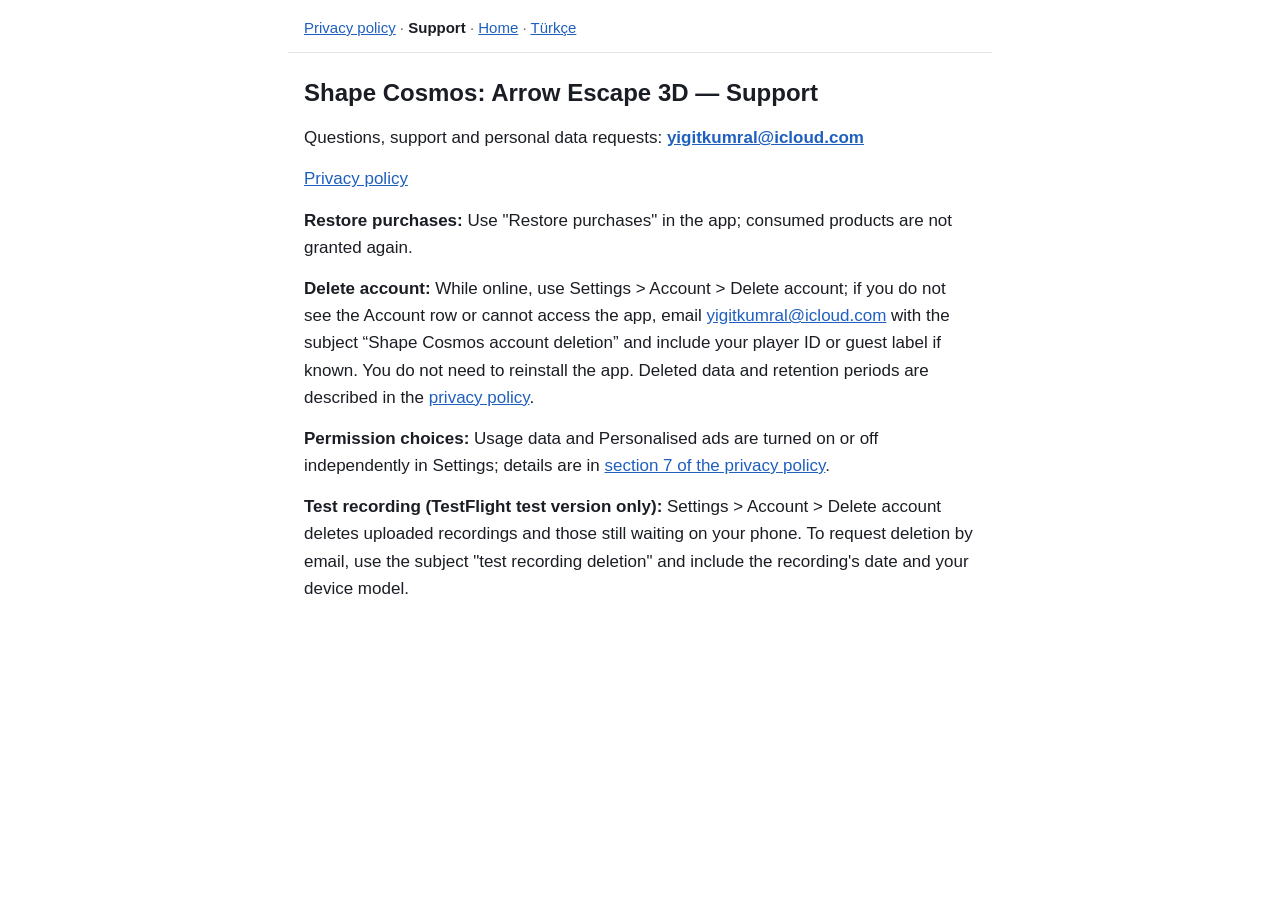
<file: support.html>
<!doctype html>
<html lang="en">
<head>
<meta charset="utf-8">
<meta name="viewport" content="width=device-width, initial-scale=1">
<title>Shape Cosmos: Arrow Escape 3D — Support</title>
<link rel="stylesheet" href="style.css">
</head>
<body>
<header><nav><a href="privacy.html">Privacy policy</a> · <a href="support.html" aria-current="page">Support</a> · <a href="index.html">Home</a> · <a href="destek.html">Türkçe</a></nav></header>
<main>
<h1>Shape Cosmos: Arrow Escape 3D — Support</h1>
<p>Questions, support and personal data requests: <strong><a href="mailto:yigitkumral@icloud.com" class="email">yigitkumral@icloud.com</a></strong></p>
<p><a href="https://yigitkumral.github.io/shapecosmos-legal/privacy.html">Privacy policy</a></p>
<p><strong>Restore purchases:</strong> Use "Restore purchases" in the app; consumed products are not granted again.</p>
<p><strong>Delete account:</strong> While online, use Settings &gt; Account &gt; Delete account; if you do not see the Account row or cannot access the app, email <a href="mailto:yigitkumral@icloud.com" class="email">yigitkumral@icloud.com</a> with the subject “Shape Cosmos account deletion” and include your player ID or guest label if known. You do not need to reinstall the app. Deleted data and retention periods are described in the <a href="https://yigitkumral.github.io/shapecosmos-legal/privacy.html#delete-account">privacy policy</a>.</p>
<p><strong>Permission choices:</strong> Usage data and Personalised ads are turned on or off independently in Settings; details are in <a href="https://yigitkumral.github.io/shapecosmos-legal/privacy.html#choices">section 7 of the privacy policy</a>.</p>
<p><strong>Test recording (TestFlight test version only):</strong> Settings &gt; Account &gt; Delete account deletes uploaded recordings and those still waiting on your phone. To request deletion by email, use the subject "test recording deletion" and include the recording's date and your device model.</p>
</main>
</body>
</html>
</file>
<file: style.css>
:root {
  --bg: #ffffff;
  --text: #1b1d24;
  --muted: #5b6070;
  --link: #1f5fbf;
  --rule: #e2e4ea;
}

@media (prefers-color-scheme: dark) {
  :root {
    --bg: #0f1117;
    --text: #e6e8ee;
    --muted: #a3a8b8;
    --link: #8db8ff;
    --rule: #2a2e3a;
  }
}

* {
  box-sizing: border-box;
}

html {
  -webkit-text-size-adjust: 100%;
}

body {
  margin: 0;
  background: var(--bg);
  color: var(--text);
  font: 17px/1.6 -apple-system, BlinkMacSystemFont, "Segoe UI", Roboto, "Helvetica Neue", Arial, sans-serif;
}

header,
main {
  max-width: 44rem;
  margin: 0 auto;
  padding: 0 16px;
}

header {
  padding-top: 16px;
  padding-bottom: 12px;
  border-bottom: 1px solid var(--rule);
  font-size: 15px;
  color: var(--muted);
}

main {
  padding-bottom: 48px;
}

h1 {
  font-size: 1.5rem;
  line-height: 1.3;
  margin: 24px 0 16px;
}

h2 {
  font-size: 1.15rem;
  line-height: 1.35;
  margin: 32px 0 8px;
}

p,
ul,
ol {
  margin: 0 0 14px;
}

ul,
ol {
  padding-left: 1.3rem;
}

li {
  margin-bottom: 8px;
}

a {
  color: var(--link);
  overflow-wrap: anywhere;
}

a[aria-current="page"] {
  color: var(--text);
  font-weight: 600;
  text-decoration: none;
}

.choices {
  list-style: none;
  padding: 0;
}

.choices li {
  margin-bottom: 12px;
}

table {
  width: 100%;
  border-collapse: collapse;
  margin: 0 0 14px;
  font-size: 15px;
  line-height: 1.45;
}

th,
td {
  border: 1px solid var(--rule);
  padding: 8px;
  text-align: left;
  vertical-align: top;
  overflow-wrap: anywhere;
}

th {
  font-weight: 600;
}
</file>
